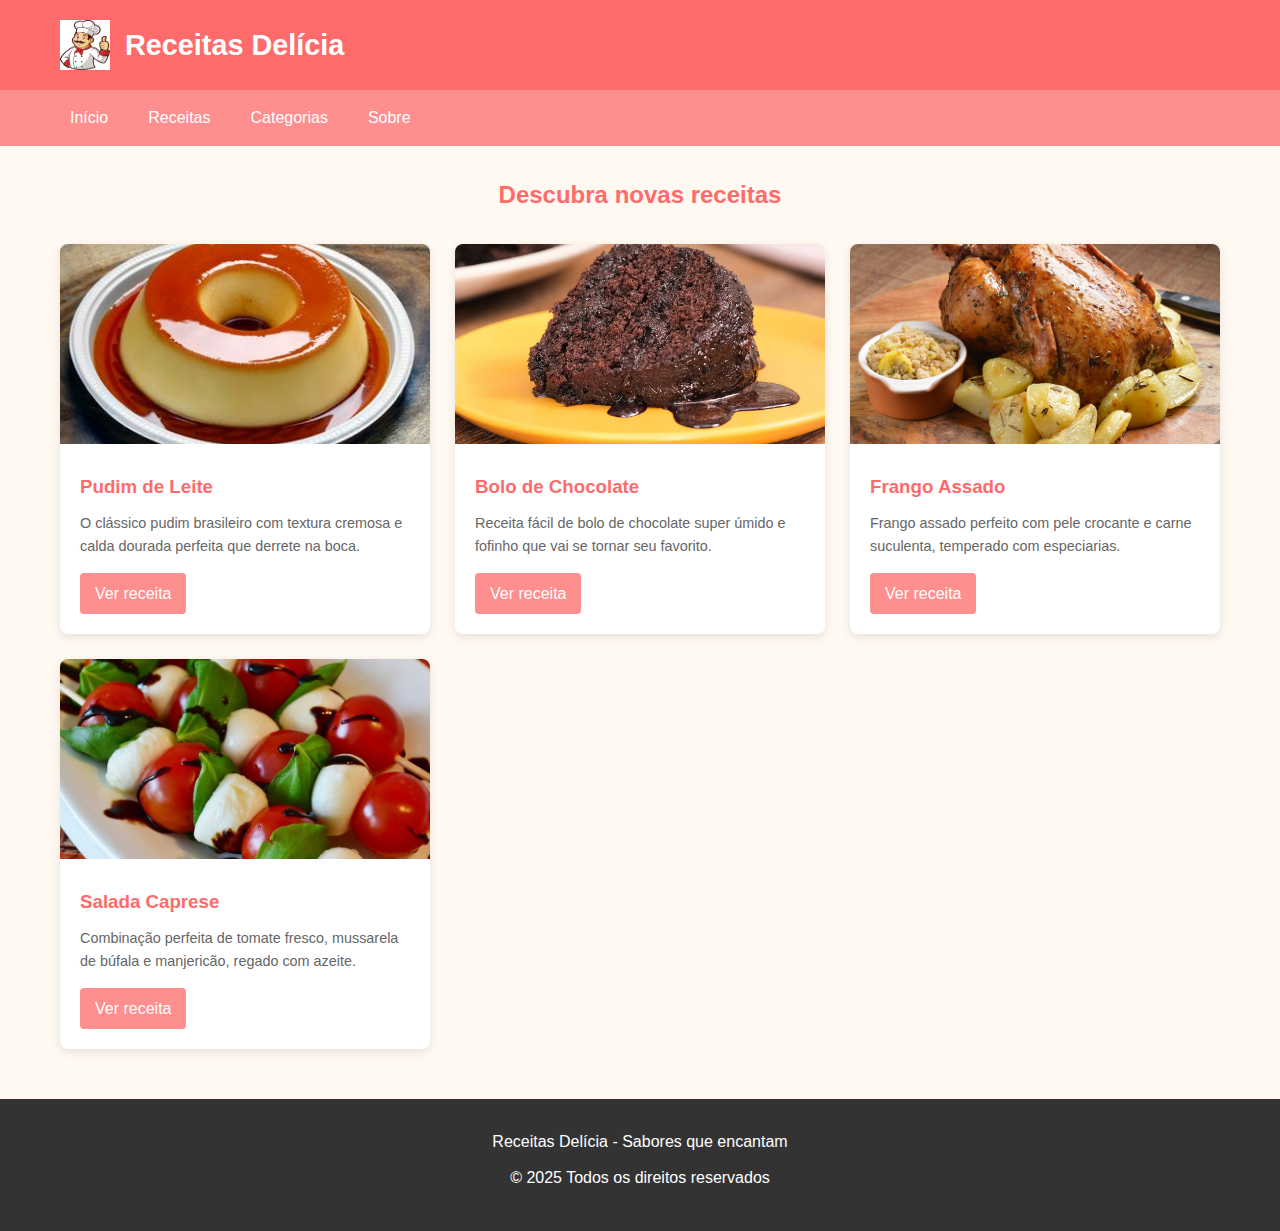
<file: index.html>
<!DOCTYPE html>
<html lang="pt-br">
<head>
    <meta charset="UTF-8">
    <meta name="viewport" content="width=device-width, initial-scale=1.0">
    <title>Receitas Delícia - Sabores que encantam</title>
    <link rel="stylesheet" href="style.css">
</head>
<body>
    <header>
        <div class="container">
            <div class="logo">
                <img src="./img/logo.jpg" alt="Logo Receitas Delícia - Ícone de tigela com colher e aroma riscantes em vermelho">
                <h1>Receitas Delícia</h1>
            </div>
        </div>
    </header>
    
    <nav>
        <div class="container">
            <ul>
                <li><a href="#">Início</a></li>
                <li><a href="#">Receitas</a></li>
                <li><a href="#">Categorias</a></li>
                <li><a href="#">Sobre</a></li>
            </ul>
        </div>
    </nav>
    
    <main class="container">
        
        <h2 class="receitas-titulo">Descubra novas receitas</h2>
        
        <div class="receitas-grid">
            <article class="receita-card">
                <div class="receita-imagem">
                    <img src="./img/pudim.jpg" alt="Pudim de leite condensado caramelizado em forma redonda com calda dourada escorrendo">
                </div>
                <div class="receita-conteudo">
                    <h3>Pudim de Leite</h3>
                    <p>O clássico pudim brasileiro com textura cremosa e calda dourada perfeita que derrete na boca.</p>
                    <a href="./pudim.html" class="botao-receita">Ver receita</a>
                </div>
            </article>
            
            <article class="receita-card">
                <div class="receita-imagem">
                    <img src="./img/choc.jpg" alt="Bolo de chocolate úmido decorado com raspas de chocolate e morangos frescos ao redor">
                </div>
                <div class="receita-conteudo">
                    <h3>Bolo de Chocolate</h3>
                    <p>Receita fácil de bolo de chocolate super úmido e fofinho que vai se tornar seu favorito.</p>
                    <a href="./choc.html" class="botao-receita">Ver receita</a>
                </div>
            </article>
            
            <article class="receita-card">
                <div class="receita-imagem">
                    <img src="./img/frang.jpg" alt="Frango assado inteiro com pele dourada crocante em tabua de madeira com legumes assados">
                </div>
                <div class="receita-conteudo">
                    <h3>Frango Assado</h3>
                    <p>Frango assado perfeito com pele crocante e carne suculenta, temperado com especiarias.</p>
                    <a href="./fran.html" class="botao-receita">Ver receita</a>
                </div>
            </article>
            
            <article class="receita-card">
                <div class="receita-imagem">
                    <img src="./img/salad.jpg" alt="Salada caprese fresca com tomate, mussarela de búfala, folhas de manjericão e azeite extra virgem">
                </div>
                <div class="receita-conteudo">
                    <h3>Salada Caprese</h3>
                    <p>Combinação perfeita de tomate fresco, mussarela de búfala e manjericão, regado com azeite.</p>
                    <a href="./salad.html" class="botao-receita">Ver receita</a>
                </div>
            </article>
        </div>
    </main>
    
    <footer>
        <div class="container">
            <p>Receitas Delícia - Sabores que encantam</p>
            <p>© 2025 Todos os direitos reservados</p>
        </div>
    </footer>
</body>
</html>
</file>
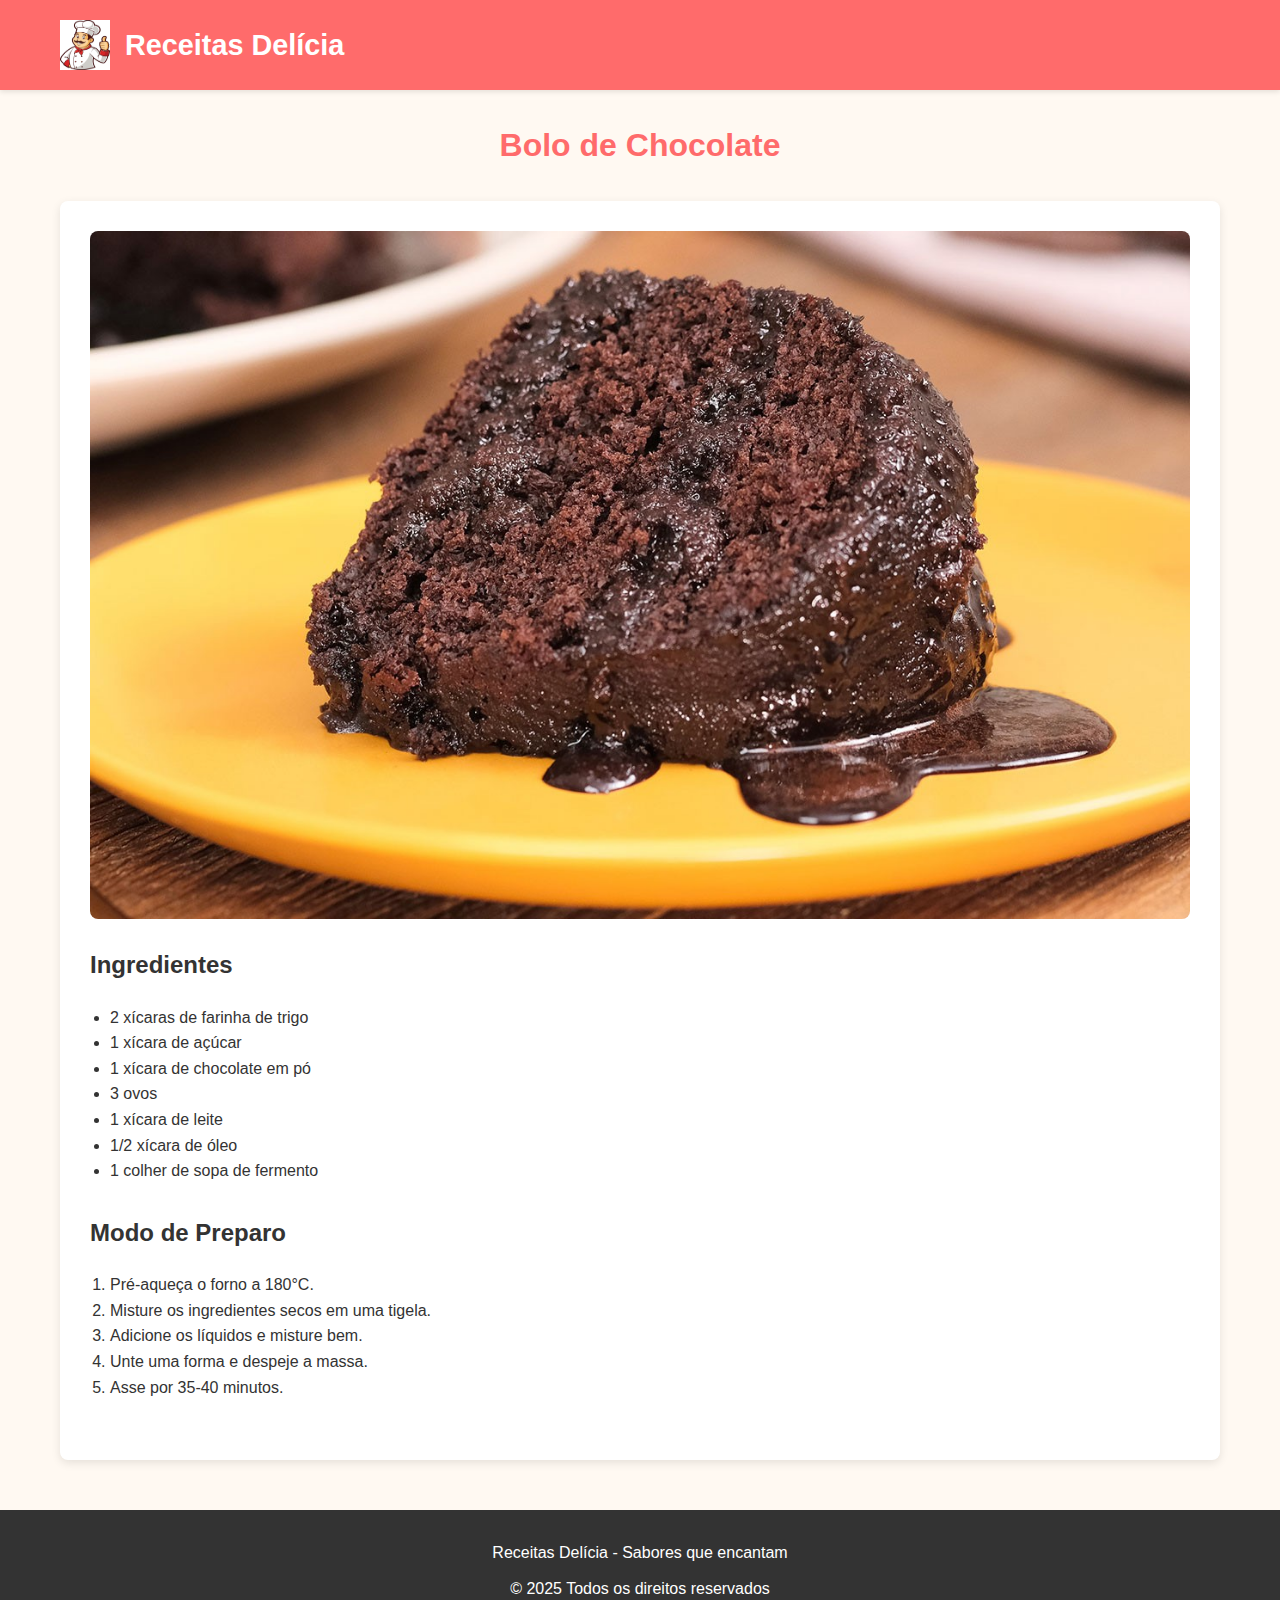
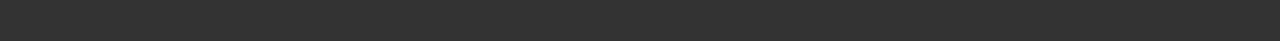
<file: choc.html>
<!DOCTYPE html>
<html lang="pt-br">
<head>
    <meta charset="UTF-8">
    <meta name="viewport" content="width=device-width, initial-scale=1.0">
    <title>Bolo de Chocolate - Receitas Delícia</title>
    <style>
        /* Reset e estilos básicos */
        * {
            margin: 0;
            padding: 0;
            box-sizing: border-box;
            font-family: 'Segoe UI', Tahoma, Geneva, Verdana, sans-serif;
        }
        
        body {
            background-color: #fff9f2;
            color: #333;
            line-height: 1.6;
        }
        
        .container {
            max-width: 1200px;
            margin: 0 auto;
            padding: 0 20px;
        }
        
        /* Estilos do cabeçalho */
        header {
            background-color: #ff6b6b;
            color: white;
            padding: 20px 0;
            box-shadow: 0 2px 5px rgba(0,0,0,0.1);
        }
        
        .logo {
            display: flex;
            align-items: center;
            gap: 15px;
        }
        
        .logo img {
            width: 50px;
            height: 50px;
        }
        
        .logo h1 {
            font-size: 1.8rem;
            font-weight: 700;
        }
        
        /* Receita */
        .recipe-header {
            text-align: center;
            margin: 30px 0;
            color: #ff6b6b;
        }
        
        .recipe-content {
            background-color: white;
            padding: 30px;
            border-radius: 8px;
            box-shadow: 0 3px 10px rgba(0,0,0,0.1);
            margin-bottom: 40px;
        }
        
        .recipe-image {
            width: 100%;
            border-radius: 8px;
            margin-bottom: 20px;
        }
        
        .ingredients-list, .instructions-list {
            margin: 20px 0;
            padding-left: 20px;
        }
        
        .recipe-section {
            margin-bottom: 30px;
        }
        
        /* Rodapé */
        footer {
            background-color: #333;
            color: white;
            text-align: center;
            padding: 30px 0;
            margin-top: 50px;
        }
        
        footer p {
            margin-bottom: 10px;
        }
        
        .redes-sociais {
            display: flex;
            justify-content: center;
            gap: 15px;
            margin-top: 15px;
        }
    </style>
</head>
<body>
    <header>
        <div class="container">
            <div class="logo">
                <img src="./img/logo.jpg" alt="Logo Receitas Delícia">
                <h1>Receitas Delícia</h1>
            </div>
        </div>
    </header>
    
    <main class="container">
        <h1 class="recipe-header">Bolo de Chocolate</h1>
        
        <div class="recipe-content">
            <img src="./img/choc.jpg" alt="Bolo de Chocolate" class="recipe-image">
            
            <div class="recipe-section">
                <h2>Ingredientes</h2>
                <ul class="ingredients-list">
                    <li>2 xícaras de farinha de trigo</li>
                    <li>1 xícara de açúcar</li>
                    <li>1 xícara de chocolate em pó</li>
                    <li>3 ovos</li>
                    <li>1 xícara de leite</li>
                    <li>1/2 xícara de óleo</li>
                    <li>1 colher de sopa de fermento</li>
                </ul>
            </div>
            
            <div class="recipe-section">
                <h2>Modo de Preparo</h2>
                <ol class="instructions-list">
                    <li>Pré-aqueça o forno a 180°C.</li>
                    <li>Misture os ingredientes secos em uma tigela.</li>
                    <li>Adicione os líquidos e misture bem.</li>
                    <li>Unte uma forma e despeje a massa.</li>
                    <li>Asse por 35-40 minutos.</li>
                </ol>
            </div>
        </div>
    </main>
    
    <footer>
        <div class="container">
            <p>Receitas Delícia - Sabores que encantam</p>
            <p>&copy; 2025 Todos os direitos reservados</p>
    </footer>
</body>
</html>
</file>
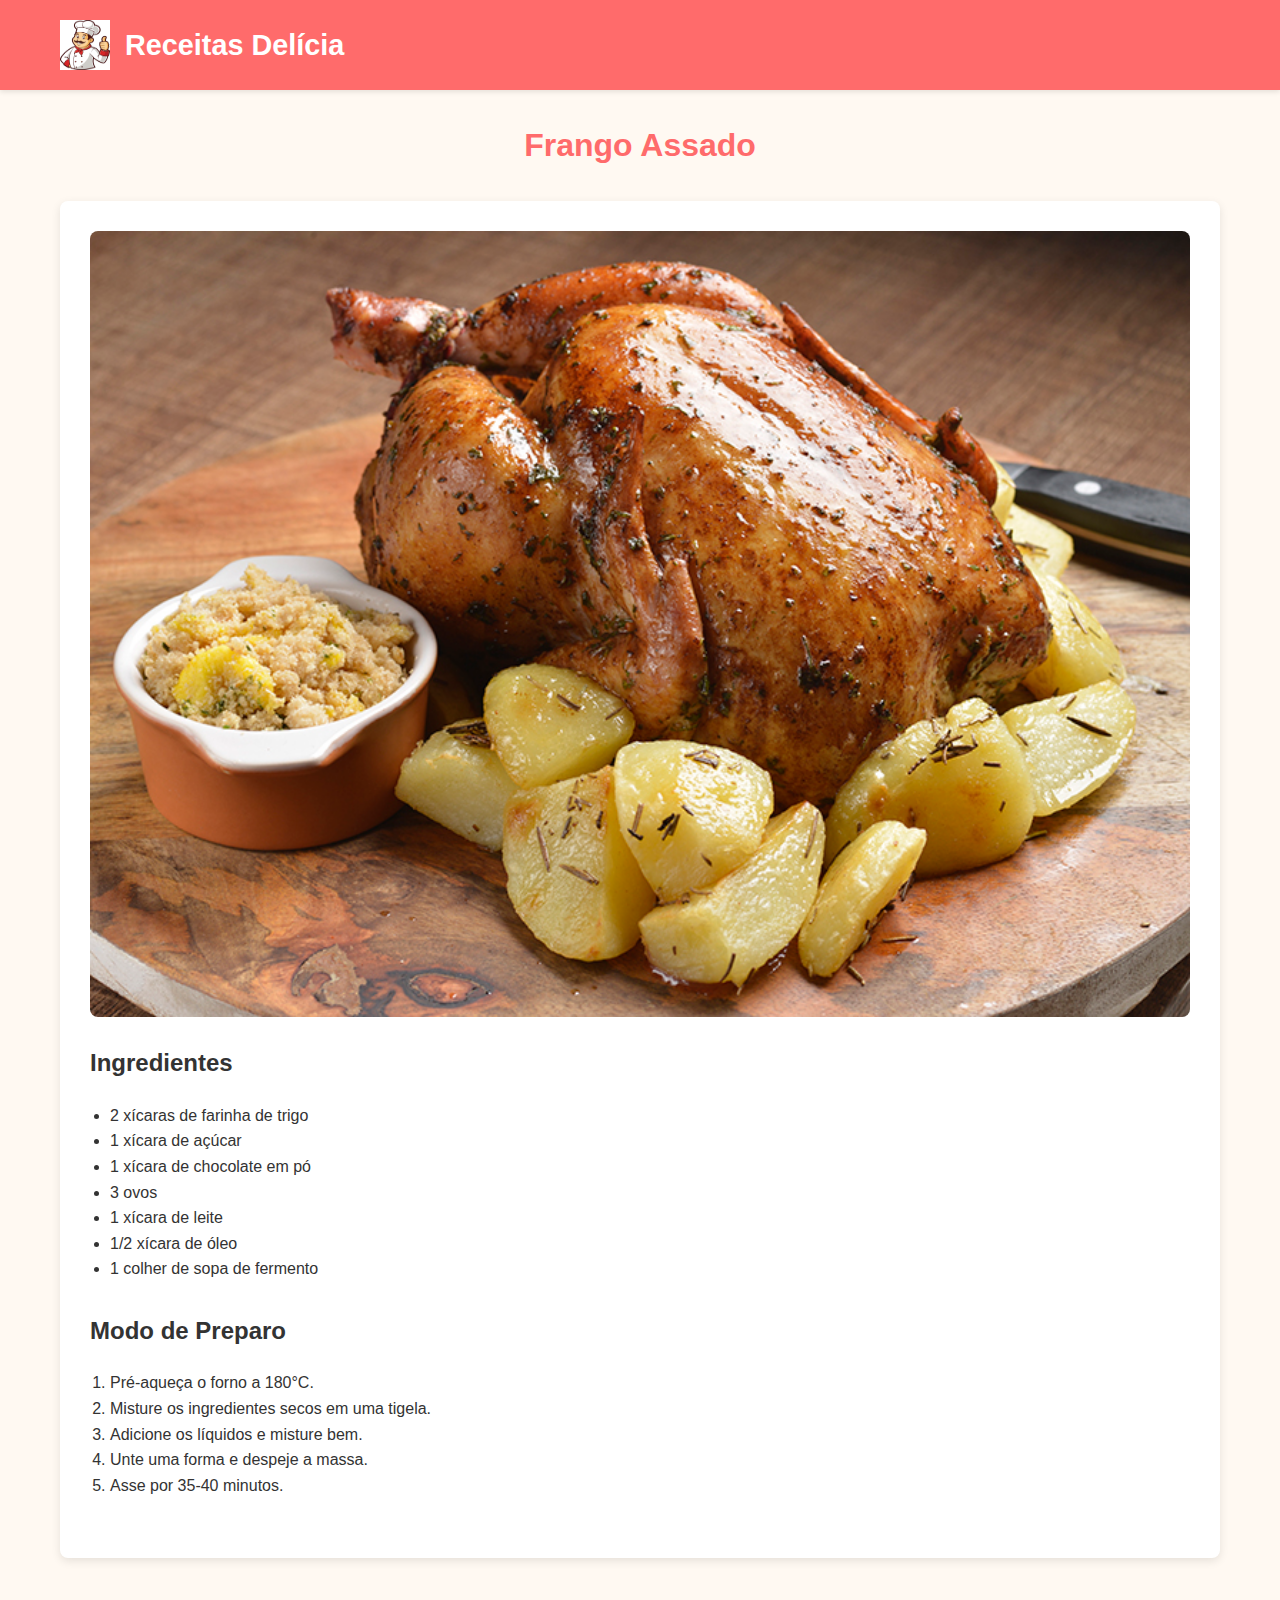
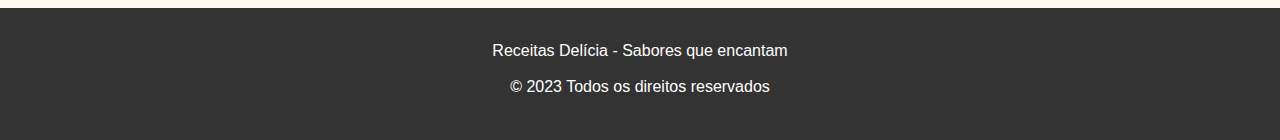
<file: fran.html>
<!DOCTYPE html>
<html lang="pt-br">
<head>
    <meta charset="UTF-8">
    <meta name="viewport" content="width=device-width, initial-scale=1.0">
    <title>Frango assado - Receitas Delícia</title>
    <style>
        /* Reset e estilos básicos */
        * {
            margin: 0;
            padding: 0;
            box-sizing: border-box;
            font-family: 'Segoe UI', Tahoma, Geneva, Verdana, sans-serif;
        }
        
        body {
            background-color: #fff9f2;
            color: #333;
            line-height: 1.6;
        }
        
        .container {
            max-width: 1200px;
            margin: 0 auto;
            padding: 0 20px;
        }
        
        /* Estilos do cabeçalho */
        header {
            background-color: #ff6b6b;
            color: white;
            padding: 20px 0;
            box-shadow: 0 2px 5px rgba(0,0,0,0.1);
        }
        
        .logo {
            display: flex;
            align-items: center;
            gap: 15px;
        }
        
        .logo img {
            width: 50px;
            height: 50px;
        }
        
        .logo h1 {
            font-size: 1.8rem;
            font-weight: 700;
        }
        
        /* Receita */
        .recipe-header {
            text-align: center;
            margin: 30px 0;
            color: #ff6b6b;
        }
        
        .recipe-content {
            background-color: white;
            padding: 30px;
            border-radius: 8px;
            box-shadow: 0 3px 10px rgba(0,0,0,0.1);
            margin-bottom: 40px;
        }
        
        .recipe-image {
            width: 100%;
            border-radius: 8px;
            margin-bottom: 20px;
        }
        
        .ingredients-list, .instructions-list {
            margin: 20px 0;
            padding-left: 20px;
        }
        
        .recipe-section {
            margin-bottom: 30px;
        }
        
        /* Rodapé */
        footer {
            background-color: #333;
            color: white;
            text-align: center;
            padding: 30px 0;
            margin-top: 50px;
        }
        
        footer p {
            margin-bottom: 10px;
        }
        
        .redes-sociais {
            display: flex;
            justify-content: center;
            gap: 15px;
            margin-top: 15px;
        }
    </style>
</head>
<body>
    <header>
        <div class="container">
            <div class="logo">
                <img src="./img/logo.jpg" alt="Logo Receitas Delícia">
                <h1>Receitas Delícia</h1>
            </div>
        </div>
    </header>
    
    <main class="container">
        <h1 class="recipe-header">Frango Assado</h1>
        
        <div class="recipe-content">
            <img src="./img/frang.jpg" alt="Bolo de Chocolate" class="recipe-image">
            
            <div class="recipe-section">
                <h2>Ingredientes</h2>
                <ul class="ingredients-list">
                    <li>2 xícaras de farinha de trigo</li>
                    <li>1 xícara de açúcar</li>
                    <li>1 xícara de chocolate em pó</li>
                    <li>3 ovos</li>
                    <li>1 xícara de leite</li>
                    <li>1/2 xícara de óleo</li>
                    <li>1 colher de sopa de fermento</li>
                </ul>
            </div>
            
            <div class="recipe-section">
                <h2>Modo de Preparo</h2>
                <ol class="instructions-list">
                    <li>Pré-aqueça o forno a 180°C.</li>
                    <li>Misture os ingredientes secos em uma tigela.</li>
                    <li>Adicione os líquidos e misture bem.</li>
                    <li>Unte uma forma e despeje a massa.</li>
                    <li>Asse por 35-40 minutos.</li>
                </ol>
            </div>
        </div>
    </main>
    
    <footer>
        <div class="container">
            <p>Receitas Delícia - Sabores que encantam</p>
            <p>&copy; 2023 Todos os direitos reservados</p>
    </footer>
</body>
</html>
</file>
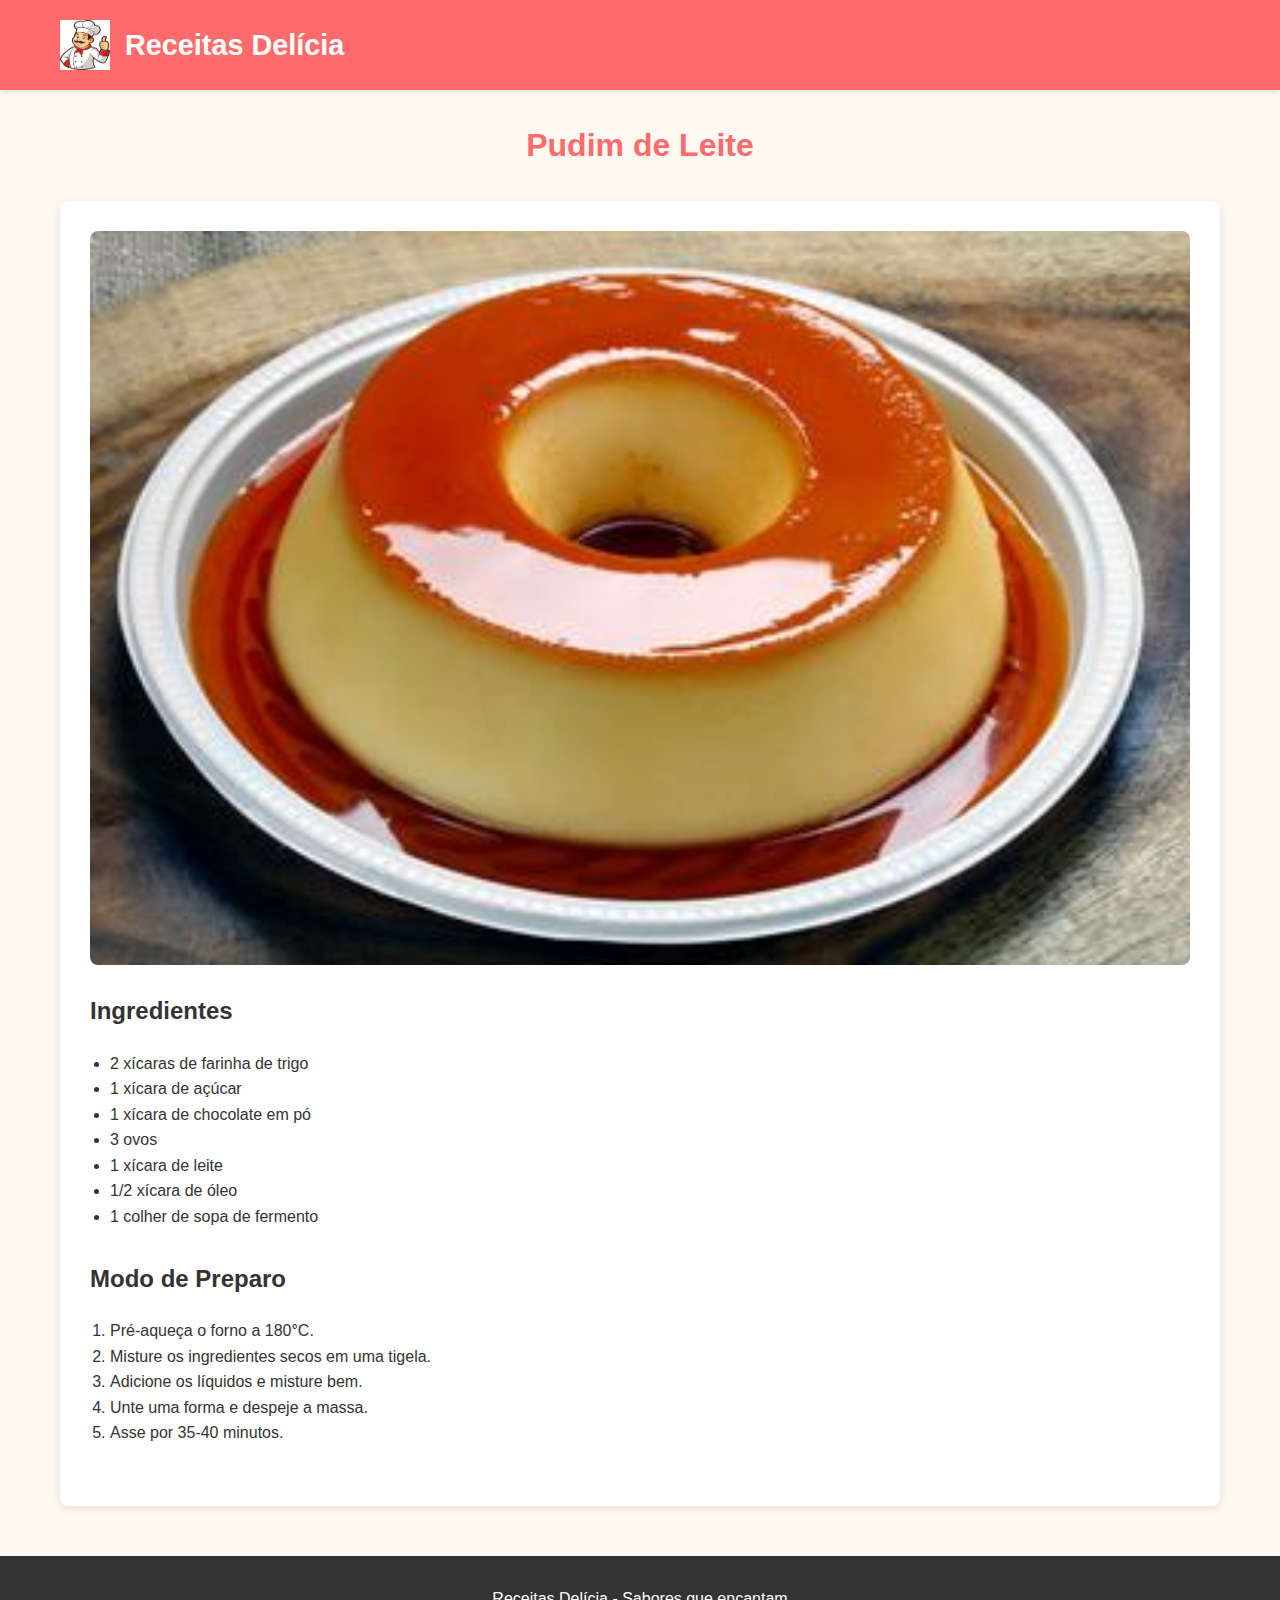
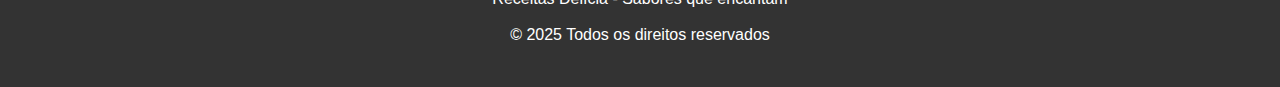
<file: pudim.html>
<!DOCTYPE html>
<html lang="pt-br">
<head>
    <meta charset="UTF-8">
    <meta name="viewport" content="width=device-width, initial-scale=1.0">
    <title>Pudim de Leite - Receitas Delícia</title>
    <style>
        /* Reset e estilos básicos */
        * {
            margin: 0;
            padding: 0;
            box-sizing: border-box;
            font-family: 'Segoe UI', Tahoma, Geneva, Verdana, sans-serif;
        }
        
        body {
            background-color: #fff9f2;
            color: #333;
            line-height: 1.6;
        }
        
        .container {
            max-width: 1200px;
            margin: 0 auto;
            padding: 0 20px;
        }
        
        /* Estilos do cabeçalho */
        header {
            background-color: #ff6b6b;
            color: white;
            padding: 20px 0;
            box-shadow: 0 2px 5px rgba(0,0,0,0.1);
        }
        
        .logo {
            display: flex;
            align-items: center;
            gap: 15px;
        }
        
        .logo img {
            width: 50px;
            height: 50px;
        }
        
        .logo h1 {
            font-size: 1.8rem;
            font-weight: 700;
        }
        
        /* Receita */
        .recipe-header {
            text-align: center;
            margin: 30px 0;
            color: #ff6b6b;
        }
        
        .recipe-content {
            background-color: white;
            padding: 30px;
            border-radius: 8px;
            box-shadow: 0 3px 10px rgba(0,0,0,0.1);
            margin-bottom: 40px;
        }
        
        .recipe-image {
            width: 100%;
            border-radius: 8px;
            margin-bottom: 20px;
        }
        
        .ingredients-list, .instructions-list {
            margin: 20px 0;
            padding-left: 20px;
        }
        
        .recipe-section {
            margin-bottom: 30px;
        }
        
        /* Rodapé */
        footer {
            background-color: #333;
            color: white;
            text-align: center;
            padding: 30px 0;
            margin-top: 50px;
        }
        
        footer p {
            margin-bottom: 10px;
        }
        
        .redes-sociais {
            display: flex;
            justify-content: center;
            gap: 15px;
            margin-top: 15px;
        }
    </style>
</head>
<body>
    <header>
        <div class="container">
            <div class="logo">
                <img src="./img/logo.jpg" alt="Logo Receitas Delícia">
                <h1>Receitas Delícia</h1>
            </div>
        </div>
    </header>
    
    <main class="container">
        <h1 class="recipe-header">Pudim de Leite</h1>
        
        <div class="recipe-content">
            <img src="./img/pudim.jpg" alt="Bolo de Chocolate" class="recipe-image">
            
            <div class="recipe-section">
                <h2>Ingredientes</h2>
                <ul class="ingredients-list">
                    <li>2 xícaras de farinha de trigo</li>
                    <li>1 xícara de açúcar</li>
                    <li>1 xícara de chocolate em pó</li>
                    <li>3 ovos</li>
                    <li>1 xícara de leite</li>
                    <li>1/2 xícara de óleo</li>
                    <li>1 colher de sopa de fermento</li>
                </ul>
            </div>
            
            <div class="recipe-section">
                <h2>Modo de Preparo</h2>
                <ol class="instructions-list">
                    <li>Pré-aqueça o forno a 180°C.</li>
                    <li>Misture os ingredientes secos em uma tigela.</li>
                    <li>Adicione os líquidos e misture bem.</li>
                    <li>Unte uma forma e despeje a massa.</li>
                    <li>Asse por 35-40 minutos.</li>
                </ol>
            </div>
        </div>
    </main>
    
    <footer>
        <div class="container">
            <p>Receitas Delícia - Sabores que encantam</p>
            <p>&copy; 2025 Todos os direitos reservados</p>
    </footer>
</body>
</html>
</file>
<file: style.css>
* {
            margin: 0;
            padding: 0;
            box-sizing: border-box;
            font-family: 'Segoe UI', Tahoma, Geneva, Verdana, sans-serif;
        }
        
        body {
            background-color: #fff9f2;
            color: #333;
            line-height: 1.6;
        }
        
        .container {
            max-width: 1200px;
            margin: 0 auto;
            padding: 0 20px;
        }
        
        /* Estilos do cabeçalho */
        header {
            background-color: #ff6b6b;
            color: white;
            padding: 20px 0;
            box-shadow: 0 2px 5px rgba(0,0,0,0.1);
        }
        
        .logo {
            display: flex;
            align-items: center;
            gap: 15px;
        }
        
        .logo img {
            width: 50px;
            height: 50px;
        }
        
        .logo h1 {
            font-size: 1.8rem;
            font-weight: 700;
        }
        
        /* Navegação */
        nav {
            background-color: #ff8e8e;
            padding: 15px 0;
        }
        
        nav ul {
            display: flex;
            list-style: none;
            gap: 20px;
        }
        
        nav a {
            color: white;
            text-decoration: none;
            font-weight: 500;
            transition: all 0.3s;
            padding: 5px 10px;
            border-radius: 4px;
        }
        
        nav a:hover {
            background-color: #ff6b6b;
        }
        
        /* Receita em destaque */
        .destaque {
            background-color: white;
            margin: 30px 0;
            padding: 30px;
            border-radius: 8px;
            box-shadow: 0 3px 10px rgba(0,0,0,0.1);
            display: grid;
            grid-template-columns: 1fr 1fr;
            gap: 30px;
        }
        
        .destaque-imagem img {
            width: 100%;
            border-radius: 8px;
        }
        
        .destaque-conteudo h2 {
            color: #ff6b6b;
            margin-bottom: 15px;
            font-size: 2rem;
        }
        
        .destaque-conteudo p {
            margin-bottom: 20px;
            color: #555;
        }
        
        .tempo-preparo {
            display: flex;
            gap: 20px;
            margin-bottom: 20px;
        }
        
        .tempo-item {
            display: flex;
            align-items: center;
            gap: 5px;
        }
        
        /* Grade de receitas */
        .receitas-titulo {
            text-align: center;
            margin: 30px 0;
            color: #ff6b6b;
        }
        
        .receitas-grid {
            display: grid;
            grid-template-columns: repeat(auto-fill, minmax(280px, 1fr));
            gap: 25px;
            margin-bottom: 50px;
        }
        
        .receita-card {
            background-color: white;
            border-radius: 8px;
            overflow: hidden;
            box-shadow: 0 3px 10px rgba(0,0,0,0.1);
            transition: transform 0.3s;
        }
        
        .receita-card:hover {
            transform: translateY(-5px);
        }
        
        .receita-imagem img {
            width: 100%;
            height: 200px;
            object-fit: cover;
        }
        
        .receita-conteudo {
            padding: 20px;
        }
        
        .receita-conteudo h3 {
            margin-bottom: 10px;
            color: #ff6b6b;
        }
        
        .receita-conteudo p {
            color: #666;
            font-size: 0.9rem;
            margin-bottom: 15px;
        }
        
        .botao-receita {
            display: inline-block;
            background-color: #ff8e8e;
            color: white;
            padding: 8px 15px;
            border-radius: 4px;
            text-decoration: none;
            font-weight: 500;
            transition: all 0.3s;
        }
        
        .botao-receita:hover {
            background-color: #ff6b6b;
        }
        
        /* Rodapé */
        footer {
            background-color: #333;
            color: white;
            text-align: center;
            padding: 30px 0;
            margin-top: 50px;
        }
        
        footer p {
            margin-bottom: 10px;
        }
        
        .redes-sociais {
            display: flex;
            justify-content: center;
            gap: 15px;
            margin-top: 15px;
        }
        
        /* Responsividade */
        @media (max-width: 768px) {
            .destaque {
                grid-template-columns: 1fr;
            }
            
            nav ul {
                flex-direction: column;
                gap: 10px;
            }
        }
</file>
